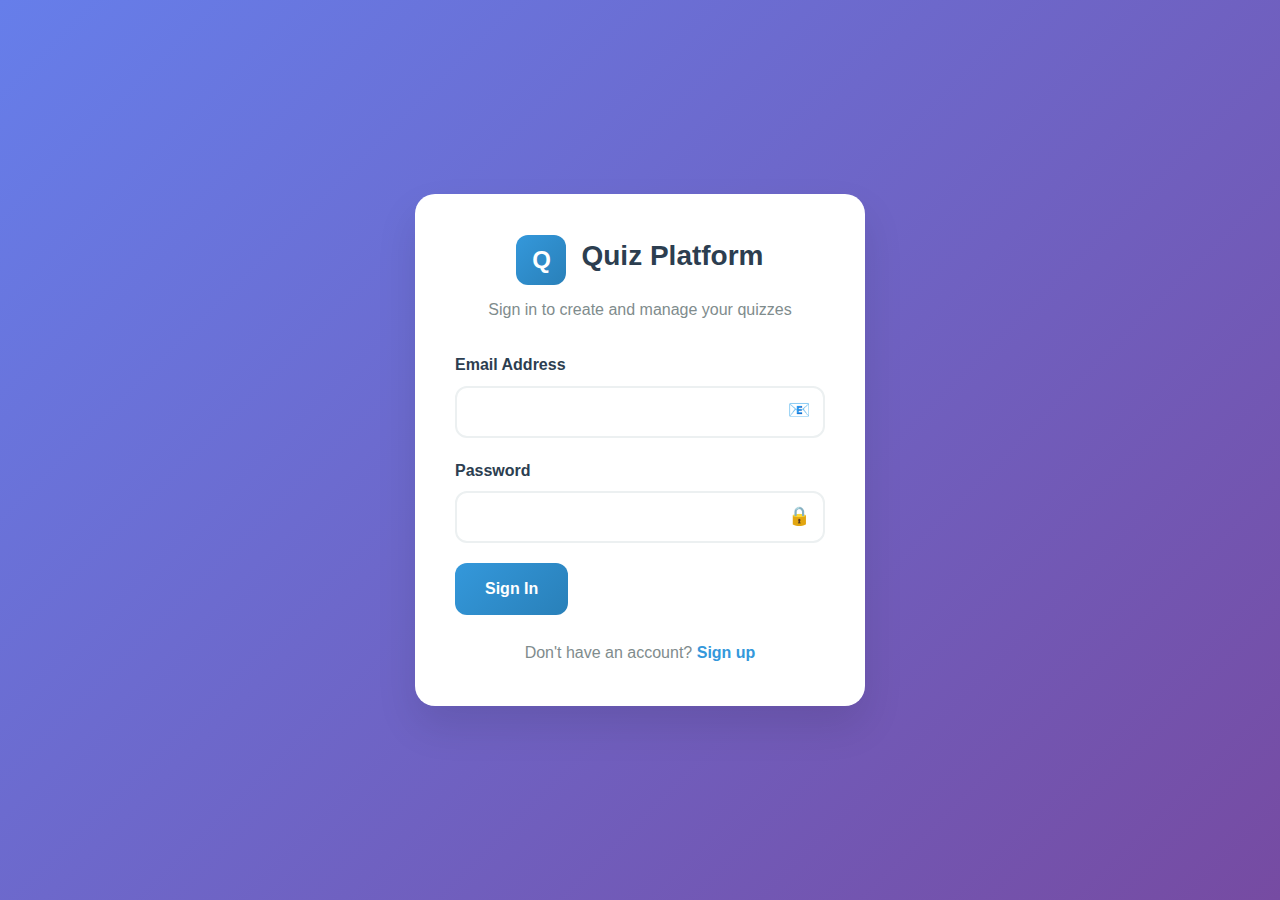
<file: index.html>
<!DOCTYPE html>
<html lang="en">
<head>
    <meta charset="UTF-8">
    <meta name="viewport" content="width=device-width, initial-scale=1.0">
    <title>Quiz Platform - Login</title>
    <link rel="stylesheet" href="styles.css">
</head>
<body>
    <div class="container">
        <div class="auth-card">
            <div class="auth-header">
                <div class="logo">
                    <div class="logo-icon">Q</div>
                    <h1>Quiz Platform</h1>
                </div>
                <p class="subtitle">Sign in to create and manage your quizzes</p>
            </div>

            <form id="loginForm" class="auth-form">
                <div class="form-group">
                    <label for="email">Email Address</label>
                    <input type="email" id="email" name="email" required>
                    <span class="input-icon">📧</span>
                </div>

                <div class="form-group">
                    <label for="password">Password</label>
                    <input type="password" id="password" name="password" required>
                    <span class="input-icon">🔒</span>
                </div>

                <div class="error-message" id="errorMessage"></div>

                <button type="submit" class="btn btn-primary" id="loginBtn">
                    <span class="btn-text">Sign In</span>
                    <div class="btn-loader"></div>
                </button>
            </form>

            <div class="auth-footer">
                <p>Don't have an account? <a href="register.html">Sign up</a></p>
            </div>
        </div>
    </div>

    <script src="script.js"></script>
    <script>
        // Initialize login page
        document.addEventListener('DOMContentLoaded', function() {
            // Check if user is already logged in
            const currentUser = localStorage.getItem('currentUser');
            if (currentUser) {
                window.location.href = 'dashboard.html';
                return;
            }

            // Check for quiz link in URL
            const urlParams = new URLSearchParams(window.location.search);
            const quizId = urlParams.get('quiz');
            if (quizId) {
                localStorage.setItem('pendingQuizId', quizId);
                window.location.href = `take-quiz.html?quiz=${quizId}`;
                return;
            }

            const loginForm = document.getElementById('loginForm');
            const errorMessage = document.getElementById('errorMessage');
            const loginBtn = document.getElementById('loginBtn');

            loginForm.addEventListener('submit', function(e) {
                e.preventDefault();
                
                const email = document.getElementById('email').value.trim();
                const password = document.getElementById('password').value.trim();

                // Show loading state
                showButtonLoading(loginBtn);
                hideError(errorMessage);

                setTimeout(() => {
                    try {
                        const user = loginUser(email, password);
                        localStorage.setItem('currentUser', JSON.stringify(user));
                        window.location.href = 'dashboard.html';
                    } catch (error) {
                        showError(errorMessage, error.message);
                        hideButtonLoading(loginBtn);
                    }
                }, 1000);
            });
        });
    </script>
</body>
</html>
</file>
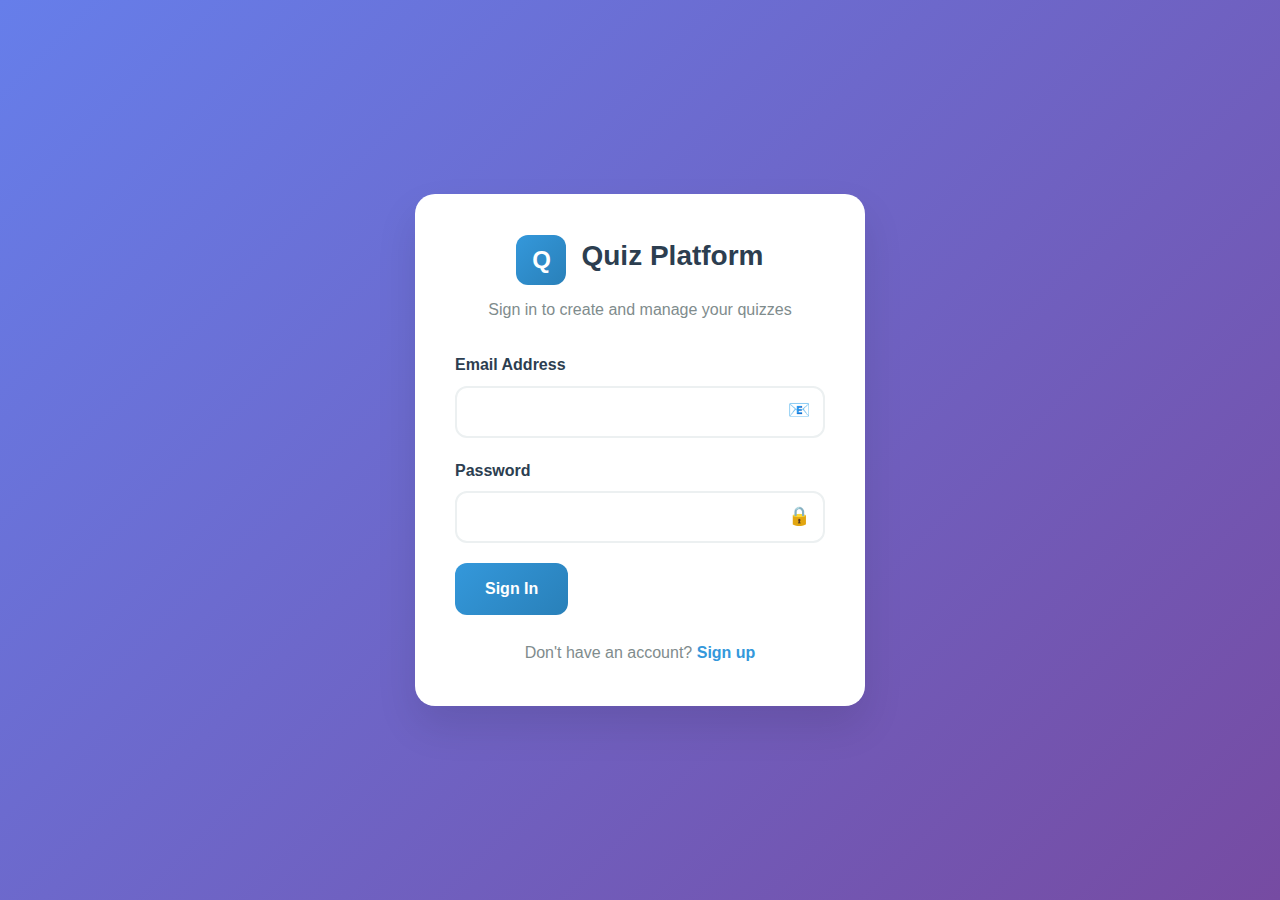
<file: create-quiz.html>
<!DOCTYPE html>
<html lang="en">
<head>
    <meta charset="UTF-8">
    <meta name="viewport" content="width=device-width, initial-scale=1.0">
    <title>Quiz Platform - Create Quiz</title>
    <link rel="stylesheet" href="styles.css">
</head>
<body>
    <div class="create-quiz-container">
        <header class="create-quiz-header">
            <div class="header-content">
                <button class="btn btn-outline" onclick="window.location.href='dashboard.html'">
                    ← Back to Dashboard
                </button>
                <h1>Create New Quiz</h1>
                <div></div>
            </div>
        </header>

        <main class="create-quiz-main">
            <div class="quiz-form-container">
                <form id="quizForm" class="quiz-form">
                    <div class="quiz-info-section">
                        <h2>Quiz Information</h2>
                        
                        <div class="form-group">
                            <label for="quizTitle">Quiz Title</label>
                            <input type="text" id="quizTitle" name="quizTitle" required 
                                   placeholder="Enter your quiz title">
                        </div>

                        <div class="form-group">
                            <label for="quizDescription">Quiz Description</label>
                            <textarea id="quizDescription" name="quizDescription" required 
                                      placeholder="Describe your quiz" rows="3"></textarea>
                        </div>
                    </div>

                    <div class="questions-section">
                        <div class="questions-header">
                            <h2>Questions</h2>
                            <button type="button" class="btn btn-success" id="addQuestionBtn">
                                ➕ Add Question
                            </button>
                        </div>
                        
                        <div id="questionsContainer">
                            <!-- Questions will be added here dynamically -->
                        </div>
                    </div>

                    <div class="form-actions">
                        <button type="button" class="btn btn-outline" onclick="window.location.href='dashboard.html'">
                            Cancel
                        </button>
                        <button type="submit" class="btn btn-primary" id="createQuizBtn">
                            <span class="btn-text">Create Quiz</span>
                            <div class="btn-loader"></div>
                        </button>
                    </div>
                </form>
            </div>
        </main>
    </div>

    <script src="script.js"></script>
    <script>
        let questionCount = 0;

        document.addEventListener('DOMContentLoaded', function() {
            // Check authentication
            const currentUser = checkAuth();
            if (!currentUser) return;

            // Add first question
            addQuestion();

            // Event listeners
            document.getElementById('addQuestionBtn').addEventListener('click', addQuestion);
            document.getElementById('quizForm').addEventListener('submit', handleQuizSubmit);
        });

        function addQuestion() {
            questionCount++;
            const questionsContainer = document.getElementById('questionsContainer');
            
            const questionDiv = document.createElement('div');
            questionDiv.className = 'question-item';
            questionDiv.setAttribute('data-question-id', questionCount);
            
            questionDiv.innerHTML = `
                <div class="question-header">
                    <h3>Question ${questionCount}</h3>
                    ${questionCount > 1 ? `
                        <button type="button" class="btn-icon delete-question" onclick="removeQuestion(${questionCount})">
                            🗑️
                        </button>
                    ` : ''}
                </div>
                
                <div class="form-group">
                    <label for="question${questionCount}">Question Text</label>
                    <input type="text" id="question${questionCount}" name="question${questionCount}" 
                           required placeholder="Enter your question">
                </div>
                
                <div class="options-section">
                    <label class="options-label">Answer Options (Select the correct one)</label>
                    <div class="options-container">
                        ${[0, 1, 2, 3].map(i => `
                            <div class="option-item">
                                <input type="radio" id="correct${questionCount}_${i}" 
                                       name="correct${questionCount}" value="${i}" ${i === 0 ? 'checked' : ''}>
                                <label for="correct${questionCount}_${i}" class="radio-label">
                                    <span class="radio-custom"></span>
                                    Correct Answer
                                </label>
                                <input type="text" id="option${questionCount}_${i}" 
                                       name="option${questionCount}_${i}" required 
                                       placeholder="Option ${i + 1}">
                            </div>
                        `).join('')}
                    </div>
                </div>
            `;
            
            questionsContainer.appendChild(questionDiv);
            
            // Scroll to the new question
            questionDiv.scrollIntoView({ behavior: 'smooth', block: 'center' });
        }

        function removeQuestion(questionId) {
            const questionElement = document.querySelector(`[data-question-id="${questionId}"]`);
            if (questionElement) {
                questionElement.remove();
                updateQuestionNumbers();
            }
        }

        function updateQuestionNumbers() {
            const questions = document.querySelectorAll('.question-item');
            questions.forEach((question, index) => {
                const newNumber = index + 1;
                question.setAttribute('data-question-id', newNumber);
                question.querySelector('h3').textContent = `Question ${newNumber}`;
            });
            questionCount = questions.length;
        }

        function handleQuizSubmit(e) {
            e.preventDefault();
            
            const createBtn = document.getElementById('createQuizBtn');
            showButtonLoading(createBtn);

            setTimeout(() => {
                try {
                    const currentUser = JSON.parse(localStorage.getItem('currentUser'));
                    const quizData = collectQuizData();
                    
                    // Validate quiz data
                    validateQuizData(quizData);
                    
                    // Create quiz
                    const quizId = createQuiz(quizData, currentUser.id);
                    
                    // Show success and redirect
                    showToast('Quiz created successfully!', 'success');
                    setTimeout(() => {
                        window.location.href = `view-results.html?quiz=${quizId}`;
                    }, 1000);
                    
                } catch (error) {
                    hideButtonLoading(createBtn);
                    showToast(error.message, 'error');
                }
            }, 1000);
        }

        function collectQuizData() {
            const title = document.getElementById('quizTitle').value.trim();
            const description = document.getElementById('quizDescription').value.trim();
            
            const questions = [];
            const questionElements = document.querySelectorAll('.question-item');
            
            questionElements.forEach((questionElement, index) => {
                const questionNumber = index + 1;
                const questionText = document.getElementById(`question${questionElement.getAttribute('data-question-id')}`).value.trim();
                
                const options = [];
                let correctAnswer = 0;
                
                for (let i = 0; i < 4; i++) {
                    const optionText = document.getElementById(`option${questionElement.getAttribute('data-question-id')}_${i}`).value.trim();
                    options.push(optionText);
                    
                    const radioButton = document.getElementById(`correct${questionElement.getAttribute('data-question-id')}_${i}`);
                    if (radioButton.checked) {
                        correctAnswer = i;
                    }
                }
                
                questions.push({
                    id: generateId(),
                    question: questionText,
                    options: options,
                    correctAnswer: correctAnswer
                });
            });
            
            return {
                title: title,
                description: description,
                questions: questions
            };
        }

        function validateQuizData(quizData) {
            if (!quizData.title) {
                throw new Error('Please enter a quiz title');
            }
            
            if (!quizData.description) {
                throw new Error('Please enter a quiz description');
            }
            
            if (quizData.questions.length === 0) {
                throw new Error('Please add at least one question');
            }
            
            quizData.questions.forEach((question, index) => {
                if (!question.question) {
                    throw new Error(`Please enter text for question ${index + 1}`);
                }
                
                const validOptions = question.options.filter(option => option);
                if (validOptions.length < 2) {
                    throw new Error(`Question ${index + 1} needs at least 2 answer options`);
                }
                
                if (!question.options[question.correctAnswer]) {
                    throw new Error(`Question ${index + 1} has an invalid correct answer selected`);
                }
            });
        }
    </script>
</body>
</html>
</file>
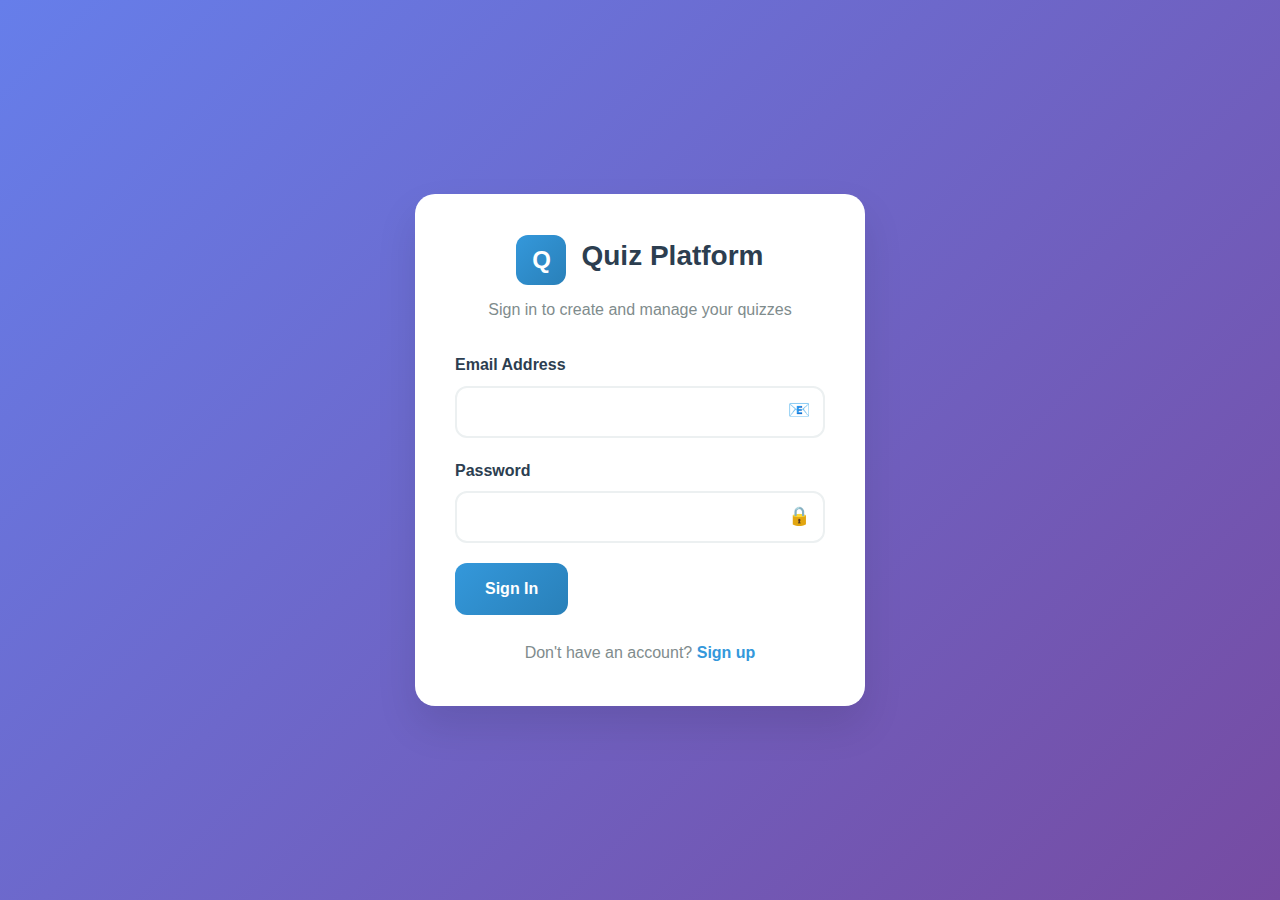
<file: dashboard.html>
<!DOCTYPE html>
<html lang="en">
<head>
    <meta charset="UTF-8">
    <meta name="viewport" content="width=device-width, initial-scale=1.0">
    <title>Quiz Platform - Dashboard</title>
    <link rel="stylesheet" href="styles.css">
</head>
<body>
    <div class="dashboard-container">
        <header class="dashboard-header">
            <div class="header-content">
                <div class="logo">
                    <div class="logo-icon">Q</div>
                    <h1>Quiz Platform</h1>
                </div>
                <div class="user-menu">
                    <span class="welcome-text">Welcome, <span id="userName"></span>!</span>
                    <button class="btn btn-outline" id="logoutBtn">Logout</button>
                </div>
            </div>
        </header>

        <main class="dashboard-main">
            <div class="dashboard-hero">
                <h2>Your Quiz Dashboard</h2>
                <p>Create, manage, and track your quizzes</p>
                <button class="btn btn-primary btn-large" id="createQuizBtn">
                    ➕ Create New Quiz
                </button>
            </div>

            <div class="stats-grid">
                <div class="stat-card">
                    <div class="stat-icon">📝</div>
                    <div class="stat-content">
                        <h3 id="totalQuizzes">0</h3>
                        <p>Total Quizzes</p>
                    </div>
                </div>
                <div class="stat-card">
                    <div class="stat-icon">👥</div>
                    <div class="stat-content">
                        <h3 id="totalParticipants">0</h3>
                        <p>Total Participants</p>
                    </div>
                </div>
                <div class="stat-card">
                    <div class="stat-icon">📊</div>
                    <div class="stat-content">
                        <h3 id="averageScore">0%</h3>
                        <p>Average Score</p>
                    </div>
                </div>
            </div>

            <div class="quiz-section">
                <h3>Your Quizzes</h3>
                <div class="quiz-grid" id="quizGrid">
                    <div class="empty-state" id="emptyState">
                        <div class="empty-icon">📋</div>
                        <h4>No quizzes yet</h4>
                        <p>Create your first quiz to get started!</p>
                        <button class="btn btn-primary" onclick="window.location.href='create-quiz.html'">
                            Create Quiz
                        </button>
                    </div>
                </div>
            </div>
        </main>
    </div>

    <script src="script.js"></script>
    <script>
        document.addEventListener('DOMContentLoaded', function() {
            // Check authentication
            const currentUser = checkAuth();
            if (!currentUser) return;

            // Set user name
            document.getElementById('userName').textContent = currentUser.username;

            // Load dashboard data
            loadDashboard(currentUser.id);

            // Event listeners
            document.getElementById('createQuizBtn').addEventListener('click', function() {
                window.location.href = 'create-quiz.html';
            });

            document.getElementById('logoutBtn').addEventListener('click', function() {
                localStorage.removeItem('currentUser');
                window.location.href = 'index.html';
            });
        });

        function loadDashboard(userId) {
            const quizzes = getUserQuizzes(userId);
            const quizGrid = document.getElementById('quizGrid');
            const emptyState = document.getElementById('emptyState');

            // Update stats
            updateDashboardStats(quizzes);

            if (quizzes.length === 0) {
                emptyState.style.display = 'block';
                return;
            }

            emptyState.style.display = 'none';
            
            // Render quizzes
            quizGrid.innerHTML = '';
            quizzes.forEach(quiz => {
                const quizCard = createQuizCard(quiz);
                quizGrid.appendChild(quizCard);
            });
        }

        function createQuizCard(quiz) {
            const results = getQuizResults(quiz.id);
            const participantCount = results.length;
            const averageScore = participantCount > 0 
                ? Math.round(results.reduce((sum, result) => sum + result.score, 0) / participantCount)
                : 0;

            const card = document.createElement('div');
            card.className = 'quiz-card';
            card.innerHTML = `
                <div class="quiz-card-header">
                    <h4>${escapeHtml(quiz.title)}</h4>
                    <div class="quiz-card-actions">
                        <button class="btn-icon" onclick="shareQuiz('${quiz.id}')" title="Share Quiz">
                            🔗
                        </button>
                        <button class="btn-icon" onclick="deleteQuiz('${quiz.id}')" title="Delete Quiz">
                            🗑️
                        </button>
                    </div>
                </div>
                <p class="quiz-description">${escapeHtml(quiz.description)}</p>
                <div class="quiz-stats">
                    <div class="quiz-stat">
                        <span class="stat-label">Questions:</span>
                        <span class="stat-value">${quiz.questions.length}</span>
                    </div>
                    <div class="quiz-stat">
                        <span class="stat-label">Participants:</span>
                        <span class="stat-value">${participantCount}</span>
                    </div>
                    ${participantCount > 0 ? `
                    <div class="quiz-stat">
                        <span class="stat-label">Avg Score:</span>
                        <span class="stat-value ${getScoreClass(averageScore)}">${averageScore}%</span>
                    </div>
                    ` : ''}
                </div>
                <div class="quiz-card-footer">
                    <small class="quiz-date">Created ${formatDate(quiz.createdAt)}</small>
                    <button class="btn btn-outline btn-small" onclick="viewResults('${quiz.id}')">
                        View Results
                    </button>
                </div>
            `;
            return card;
        }

        function updateDashboardStats(quizzes) {
            const totalQuizzes = quizzes.length;
            let totalParticipants = 0;
            let totalScores = 0;
            let scoreCount = 0;

            quizzes.forEach(quiz => {
                const results = getQuizResults(quiz.id);
                totalParticipants += results.length;
                results.forEach(result => {
                    totalScores += result.score;
                    scoreCount++;
                });
            });

            const averageScore = scoreCount > 0 ? Math.round(totalScores / scoreCount) : 0;

            document.getElementById('totalQuizzes').textContent = totalQuizzes;
            document.getElementById('totalParticipants').textContent = totalParticipants;
            document.getElementById('averageScore').textContent = averageScore + '%';
        }

        function shareQuiz(quizId) {
            const baseUrl = window.location.origin + window.location.pathname.replace('dashboard.html', '');
            const shareUrl = `${baseUrl}take-quiz.html?quiz=${quizId}`;
            
            if (navigator.clipboard) {
                navigator.clipboard.writeText(shareUrl).then(() => {
                    showToast('Quiz link copied to clipboard!', 'success');
                }).catch(() => {
                    showShareDialog(shareUrl);
                });
            } else {
                showShareDialog(shareUrl);
            }
        }

        function showShareDialog(url) {
            const dialog = document.createElement('div');
            dialog.className = 'share-dialog';
            dialog.innerHTML = `
                <div class="share-dialog-content">
                    <h4>Share Quiz</h4>
                    <p>Copy this link to share your quiz:</p>
                    <input type="text" value="${url}" readonly onclick="this.select()">
                    <div class="share-dialog-actions">
                        <button class="btn btn-primary" onclick="this.parentElement.parentElement.parentElement.remove()">
                            Close
                        </button>
                    </div>
                </div>
            `;
            document.body.appendChild(dialog);
        }

        function deleteQuiz(quizId) {
            if (confirm('Are you sure you want to delete this quiz? This action cannot be undone.')) {
                removeQuiz(quizId);
                const currentUser = JSON.parse(localStorage.getItem('currentUser'));
                loadDashboard(currentUser.id);
                showToast('Quiz deleted successfully', 'success');
            }
        }

        function viewResults(quizId) {
            window.location.href = `view-results.html?quiz=${quizId}`;
        }
    </script>
</body>
</html>
</file>
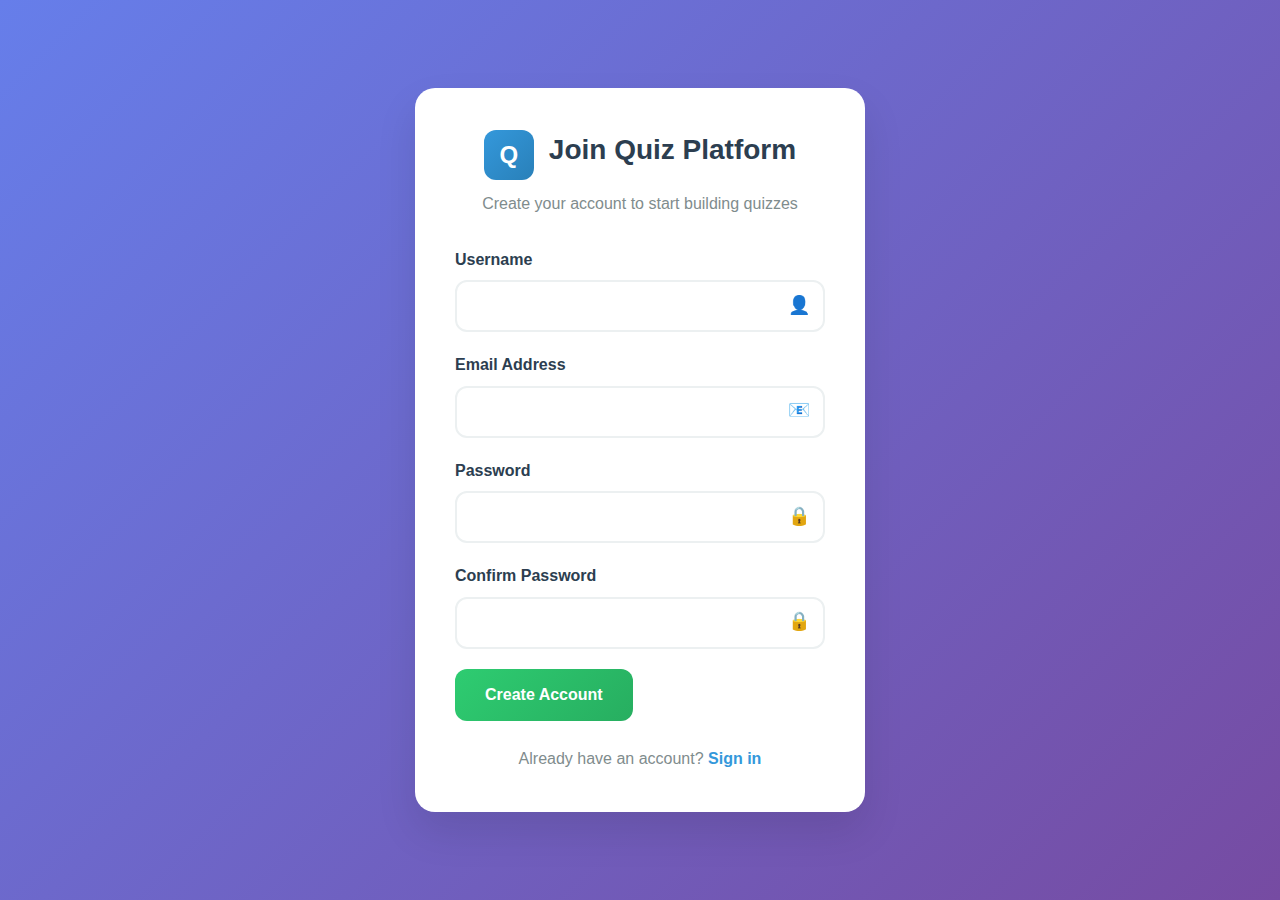
<file: register.html>
<!DOCTYPE html>
<html lang="en">
<head>
    <meta charset="UTF-8">
    <meta name="viewport" content="width=device-width, initial-scale=1.0">
    <title>Quiz Platform - Register</title>
    <link rel="stylesheet" href="styles.css">
</head>
<body>
    <div class="container">
        <div class="auth-card">
            <div class="auth-header">
                <div class="logo">
                    <div class="logo-icon">Q</div>
                    <h1>Join Quiz Platform</h1>
                </div>
                <p class="subtitle">Create your account to start building quizzes</p>
            </div>

            <form id="registerForm" class="auth-form">
                <div class="form-group">
                    <label for="username">Username</label>
                    <input type="text" id="username" name="username" required>
                    <span class="input-icon">👤</span>
                </div>

                <div class="form-group">
                    <label for="email">Email Address</label>
                    <input type="email" id="email" name="email" required>
                    <span class="input-icon">📧</span>
                </div>

                <div class="form-group">
                    <label for="password">Password</label>
                    <input type="password" id="password" name="password" required>
                    <span class="input-icon">🔒</span>
                </div>

                <div class="form-group">
                    <label for="confirmPassword">Confirm Password</label>
                    <input type="password" id="confirmPassword" name="confirmPassword" required>
                    <span class="input-icon">🔒</span>
                </div>

                <div class="error-message" id="errorMessage"></div>

                <button type="submit" class="btn btn-success" id="registerBtn">
                    <span class="btn-text">Create Account</span>
                    <div class="btn-loader"></div>
                </button>
            </form>

            <div class="auth-footer">
                <p>Already have an account? <a href="index.html">Sign in</a></p>
            </div>
        </div>
    </div>

    <script src="script.js"></script>
    <script>
        document.addEventListener('DOMContentLoaded', function() {
            const registerForm = document.getElementById('registerForm');
            const errorMessage = document.getElementById('errorMessage');
            const registerBtn = document.getElementById('registerBtn');

            registerForm.addEventListener('submit', function(e) {
                e.preventDefault();
                
                const username = document.getElementById('username').value.trim();
                const email = document.getElementById('email').value.trim();
                const password = document.getElementById('password').value.trim();
                const confirmPassword = document.getElementById('confirmPassword').value.trim();

                // Show loading state
                showButtonLoading(registerBtn);
                hideError(errorMessage);

                setTimeout(() => {
                    try {
                        // Validation
                        if (!username || !email || !password || !confirmPassword) {
                            throw new Error('Please fill in all fields');
                        }

                        if (!email.includes('@')) {
                            throw new Error('Please enter a valid email address');
                        }

                        if (password.length < 6) {
                            throw new Error('Password must be at least 6 characters long');
                        }

                        if (password !== confirmPassword) {
                            throw new Error('Passwords do not match');
                        }

                        const user = registerUser(username, email, password);
                        localStorage.setItem('currentUser', JSON.stringify(user));
                        window.location.href = 'dashboard.html';
                    } catch (error) {
                        showError(errorMessage, error.message);
                        hideButtonLoading(registerBtn);
                    }
                }, 1000);
            });
        });
    </script>
</body>
</html>
</file>
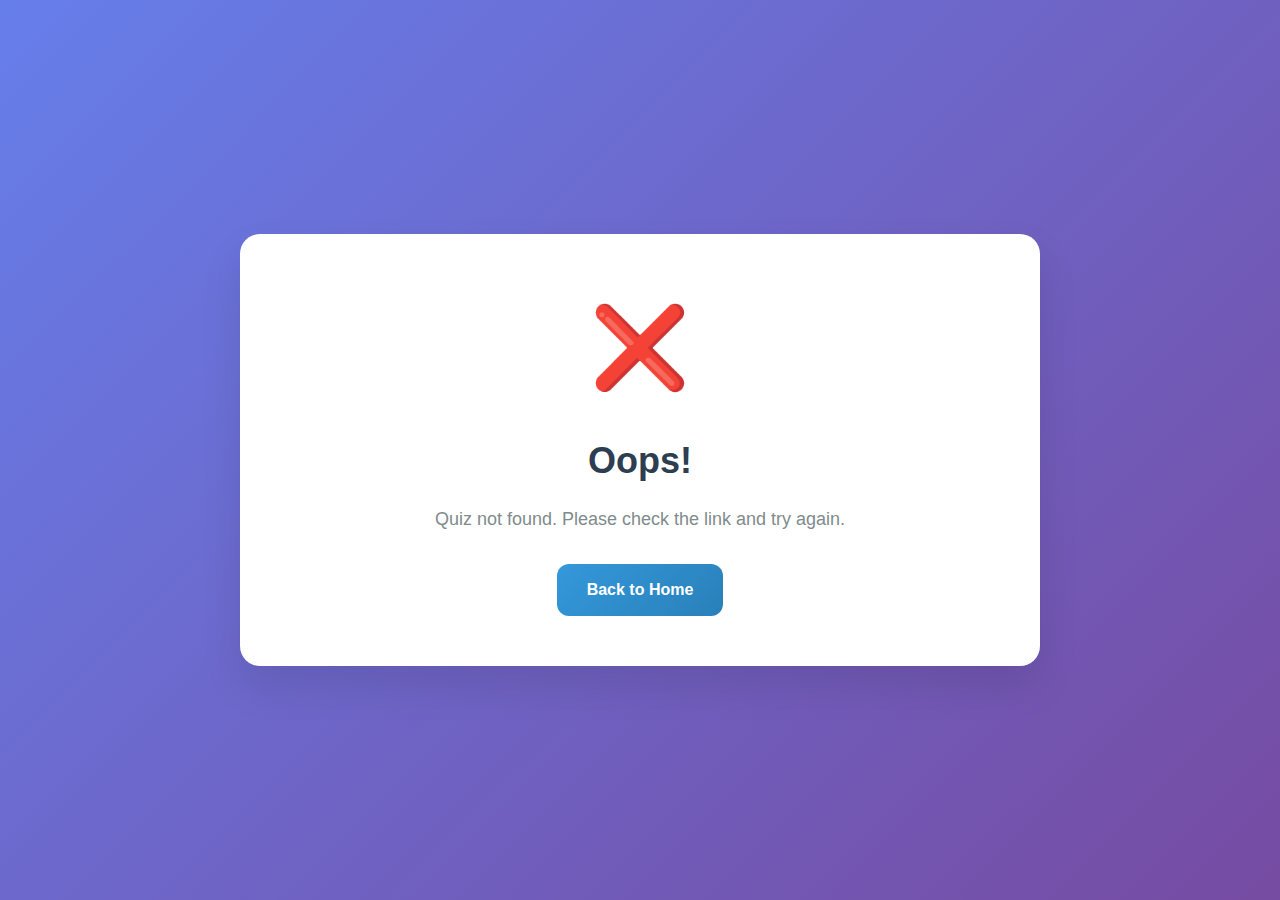
<file: take-quiz.html>
<!DOCTYPE html>
<html lang="en">
<head>
    <meta charset="UTF-8">
    <meta name="viewport" content="width=device-width, initial-scale=1.0">
    <title>Quiz Platform - Take Quiz</title>
    <link rel="stylesheet" href="styles.css">
</head>
<body>
    <div class="take-quiz-container">
        <div class="quiz-content" id="quizContent">
            <!-- Content will be loaded dynamically -->
        </div>
    </div>

    <script src="script.js"></script>
    <script>
        let currentQuiz = null;
        let currentQuestion = 0;
        let answers = [];
        let startTime = null;
        let participantName = '';

        document.addEventListener('DOMContentLoaded', function() {
            const urlParams = new URLSearchParams(window.location.search);
            const quizId = urlParams.get('quiz');
            
            if (!quizId) {
                showError('Quiz not found. Please check the link and try again.');
                return;
            }
            
            loadQuiz(quizId);
        });

        function loadQuiz(quizId) {
            currentQuiz = getQuiz(quizId);
            
            if (!currentQuiz) {
                showError('Quiz not found. The quiz may have been deleted or the link is incorrect.');
                return;
            }
            
            showQuizIntro();
        }

        function showQuizIntro() {
            const quizContent = document.getElementById('quizContent');
            quizContent.innerHTML = `
                <div class="quiz-intro">
                    <div class="quiz-intro-header">
                        <h1>${escapeHtml(currentQuiz.title)}</h1>
                        <p class="quiz-description">${escapeHtml(currentQuiz.description)}</p>
                    </div>
                    
                    <div class="quiz-info">
                        <div class="info-item">
                            <span class="info-icon">📝</span>
                            <span class="info-text">${currentQuiz.questions.length} Questions</span>
                        </div>
                        <div class="info-item">
                            <span class="info-icon">⏱️</span>
                            <span class="info-text">No time limit</span>
                        </div>
                        <div class="info-item">
                            <span class="info-icon">📊</span>
                            <span class="info-text">Multiple choice</span>
                        </div>
                    </div>
                    
                    <div class="participant-form">
                        <div class="form-group">
                            <label for="participantName">Your Name</label>
                            <input type="text" id="participantName" name="participantName" 
                                   required placeholder="Enter your name to start">
                        </div>
                        <button class="btn btn-primary btn-large" id="startQuizBtn">
                            Start Quiz
                        </button>
                    </div>
                </div>
            `;
            
            document.getElementById('startQuizBtn').addEventListener('click', startQuiz);
        }

        function startQuiz() {
            participantName = document.getElementById('participantName').value.trim();
            
            if (!participantName) {
                showToast('Please enter your name before starting the quiz', 'error');
                return;
            }
            
            startTime = new Date();
            answers = new Array(currentQuiz.questions.length);
            showQuestion();
        }

        function showQuestion() {
            const question = currentQuiz.questions[currentQuestion];
            const progress = ((currentQuestion + 1) / currentQuiz.questions.length) * 100;
            
            const quizContent = document.getElementById('quizContent');
            quizContent.innerHTML = `
                <div class="quiz-taking">
                    <div class="quiz-header">
                        <div class="quiz-progress">
                            <div class="progress-bar">
                                <div class="progress-fill" style="width: ${progress}%"></div>
                            </div>
                            <span class="progress-text">Question ${currentQuestion + 1} of ${currentQuiz.questions.length}</span>
                        </div>
                    </div>
                    
                    <div class="question-container">
                        <h2 class="question-text">${escapeHtml(question.question)}</h2>
                        
                        <div class="options-container">
                            ${question.options.map((option, index) => `
                                <div class="option-item ${answers[currentQuestion] === index ? 'selected' : ''}" 
                                     onclick="selectAnswer(${index})">
                                    <input type="radio" id="option${index}" name="answer" value="${index}" 
                                           ${answers[currentQuestion] === index ? 'checked' : ''}>
                                    <label for="option${index}">${escapeHtml(option)}</label>
                                </div>
                            `).join('')}
                        </div>
                        
                        <div class="question-actions">
                            <button class="btn btn-outline" id="prevBtn" 
                                    ${currentQuestion === 0 ? 'disabled' : ''} onclick="previousQuestion()">
                                ← Previous
                            </button>
                            
                            <button class="btn btn-primary" id="nextBtn" onclick="nextQuestion()">
                                ${currentQuestion === currentQuiz.questions.length - 1 ? 'Finish Quiz' : 'Next →'}
                            </button>
                        </div>
                    </div>
                </div>
            `;
        }

        function selectAnswer(answerIndex) {
            answers[currentQuestion] = answerIndex;
            
            // Update UI
            const options = document.querySelectorAll('.option-item');
            options.forEach((option, index) => {
                option.classList.toggle('selected', index === answerIndex);
                const radio = option.querySelector('input[type="radio"]');
                radio.checked = index === answerIndex;
            });
        }

        function previousQuestion() {
            if (currentQuestion > 0) {
                currentQuestion--;
                showQuestion();
            }
        }

        function nextQuestion() {
            if (currentQuestion < currentQuiz.questions.length - 1) {
                currentQuestion++;
                showQuestion();
            } else {
                finishQuiz();
            }
        }

        function finishQuiz() {
            // Calculate score
            let correctAnswers = 0;
            answers.forEach((answer, index) => {
                if (answer === currentQuiz.questions[index].correctAnswer) {
                    correctAnswers++;
                }
            });
            
            const score = Math.round((correctAnswers / currentQuiz.questions.length) * 100);
            
            // Save result
            const result = {
                id: generateId(),
                quizId: currentQuiz.id,
                participantName: participantName,
                score: score,
                correctAnswers: correctAnswers,
                totalQuestions: currentQuiz.questions.length,
                answers: answers,
                completedAt: new Date().toISOString()
            };
            
            saveQuizResult(result);
            showResults(result);
        }

        function showResults(result) {
            const quizContent = document.getElementById('quizContent');
            const scoreClass = result.score >= 80 ? 'excellent' : result.score >= 60 ? 'good' : 'needs-improvement';
            
            quizContent.innerHTML = `
                <div class="quiz-results">
                    <div class="results-header">
                        <div class="results-icon ${scoreClass}">
                            ${result.score >= 80 ? '🎉' : result.score >= 60 ? '👍' : '📚'}
                        </div>
                        <h1>Quiz Completed!</h1>
                        <p>Great job, ${escapeHtml(participantName)}!</p>
                    </div>
                    
                    <div class="score-display">
                        <div class="score-circle ${scoreClass}">
                            <span class="score-percentage">${result.score}%</span>
                        </div>
                        <div class="score-details">
                            <p>You got <strong>${result.correctAnswers} out of ${result.totalQuestions}</strong> questions correct</p>
                        </div>
                    </div>
                    
                    <div class="results-breakdown">
                        <h3>Question Review</h3>
                        <div class="questions-review">
                            ${currentQuiz.questions.map((question, index) => {
                                const userAnswer = result.answers[index];
                                const correctAnswer = question.correctAnswer;
                                const isCorrect = userAnswer === correctAnswer;
                                
                                return `
                                    <div class="review-item ${isCorrect ? 'correct' : 'incorrect'}">
                                        <div class="review-header">
                                            <span class="review-icon">${isCorrect ? '✅' : '❌'}</span>
                                            <span class="question-number">Question ${index + 1}</span>
                                        </div>
                                        <p class="review-question">${escapeHtml(question.question)}</p>
                                        <div class="review-answers">
                                            <p class="your-answer">
                                                <strong>Your answer:</strong> ${escapeHtml(question.options[userAnswer] || 'Not answered')}
                                            </p>
                                            ${!isCorrect ? `
                                                <p class="correct-answer">
                                                    <strong>Correct answer:</strong> ${escapeHtml(question.options[correctAnswer])}
                                                </p>
                                            ` : ''}
                                        </div>
                                    </div>
                                `;
                            }).join('')}
                        </div>
                    </div>
                    
                    <div class="results-actions">
                        <button class="btn btn-outline" onclick="window.location.href='index.html'">
                            Back to Home
                        </button>
                    </div>
                </div>
            `;
        }

        function showError(message) {
            const quizContent = document.getElementById('quizContent');
            quizContent.innerHTML = `
                <div class="error-state">
                    <div class="error-icon">❌</div>
                    <h1>Oops!</h1>
                    <p>${escapeHtml(message)}</p>
                    <button class="btn btn-primary" onclick="window.location.href='index.html'">
                        Back to Home
                    </button>
                </div>
            `;
        }
    </script>
</body>
</html>
</file>
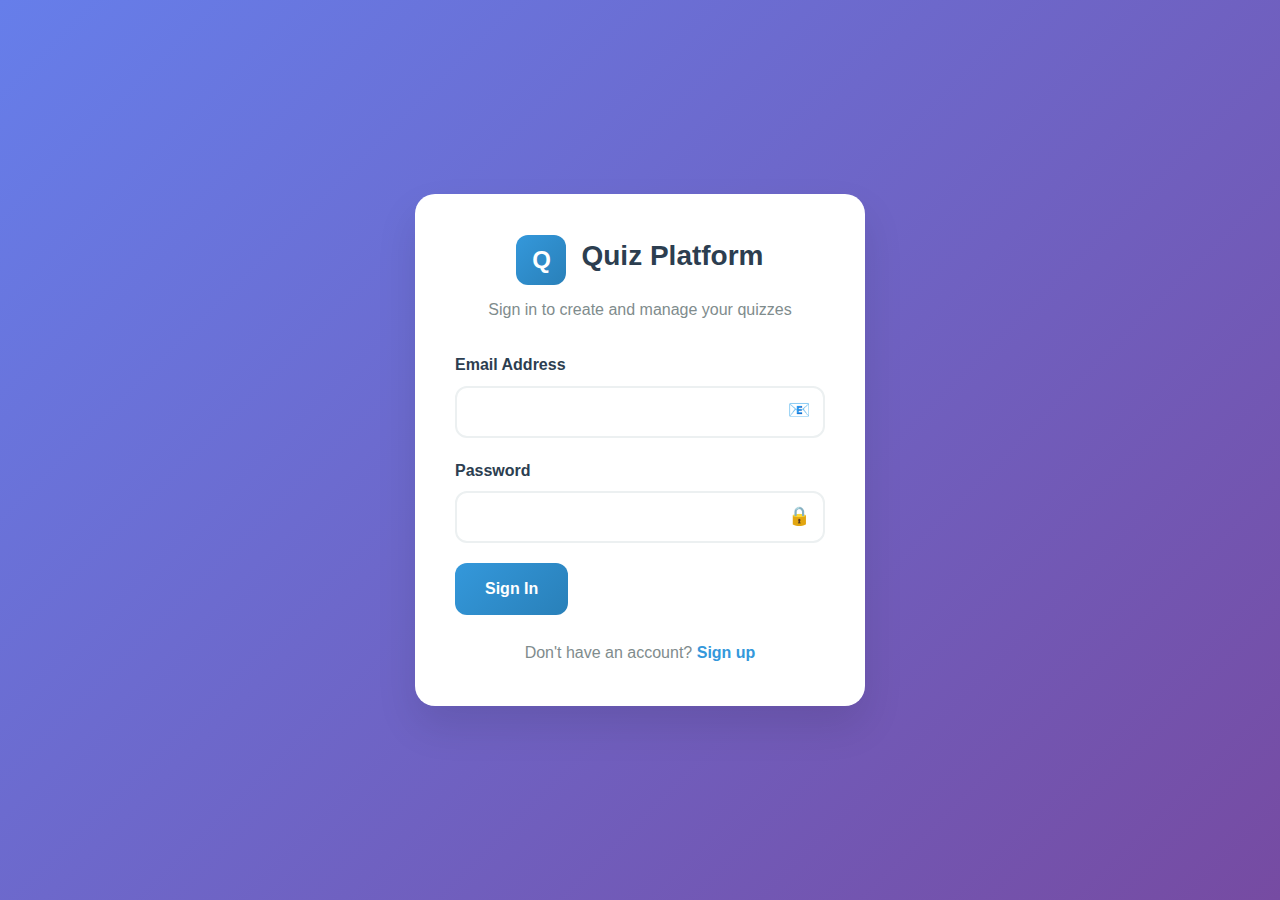
<file: view-results.html>
<!DOCTYPE html>
<html lang="en">
<head>
    <meta charset="UTF-8">
    <meta name="viewport" content="width=device-width, initial-scale=1.0">
    <title>Quiz Platform - Results</title>
    <link rel="stylesheet" href="styles.css">
</head>
<body>
    <div class="results-container">
        <header class="results-header">
            <div class="header-content">
                <button class="btn btn-outline" onclick="window.location.href='dashboard.html'">
                    ← Back to Dashboard
                </button>
                <h1 id="quizTitle">Quiz Results</h1>
                <div></div>
            </div>
        </header>

        <main class="results-main">
            <div class="results-overview">
                <div class="overview-stats">
                    <div class="stat-card">
                        <div class="stat-icon">👥</div>
                        <div class="stat-content">
                            <h3 id="participantCount">0</h3>
                            <p>Participants</p>
                        </div>
                    </div>
                    <div class="stat-card">
                        <div class="stat-icon">📊</div>
                        <div class="stat-content">
                            <h3 id="averageScore">0%</h3>
                            <p>Average Score</p>
                        </div>
                    </div>
                    <div class="stat-card">
                        <div class="stat-icon">🏆</div>
                        <div class="stat-content">
                            <h3 id="highestScore">0%</h3>
                            <p>Highest Score</p>
                        </div>
                    </div>
                    <div class="stat-card">
                        <div class="stat-icon">📝</div>
                        <div class="stat-content">
                            <h3 id="questionCount">0</h3>
                            <p>Questions</p>
                        </div>
                    </div>
                </div>

                <div class="share-section">
                    <h3>Share Quiz</h3>
                    <p>Send this link to participants</p>
                    <div class="share-controls">
                        <input type="text" id="shareUrl" readonly onclick="this.select()">
                        <button class="btn btn-primary" id="copyLinkBtn">
                            📋 Copy Link
                        </button>
                    </div>
                </div>
            </div>

            <div class="results-section">
                <div class="results-controls">
                    <h2>Participant Results</h2>
                    <div class="controls-group">
                        <select id="sortBy" class="form-select">
                            <option value="date">Sort by Date</option>
                            <option value="score">Sort by Score</option>
                            <option value="name">Sort by Name</option>
                        </select>
                        <input type="text" id="searchParticipant" placeholder="Search participants..." class="form-input">
                    </div>
                </div>

                <div class="results-table-container">
                    <div class="results-empty" id="resultsEmpty">
                        <div class="empty-icon">⏰</div>
                        <h3>No participants yet</h3>
                        <p>Share your quiz link to get started!</p>
                    </div>
                    
                    <table class="results-table" id="resultsTable" style="display: none;">
                        <thead>
                            <tr>
                                <th>Participant</th>
                                <th>Score</th>
                                <th>Correct Answers</th>
                                <th>Completed</th>
                            </tr>
                        </thead>
                        <tbody id="resultsTableBody">
                        </tbody>
                    </table>
                </div>
            </div>
        </main>
    </div>

    <script src="script.js"></script>
    <script>
        let currentQuiz = null;
        let allResults = [];
        let filteredResults = [];

        document.addEventListener('DOMContentLoaded', function() {
            // Check authentication
            const currentUser = checkAuth();
            if (!currentUser) return;

            // Get quiz ID from URL
            const urlParams = new URLSearchParams(window.location.search);
            const quizId = urlParams.get('quiz');
            
            if (!quizId) {
                showToast('Quiz not found', 'error');
                window.location.href = 'dashboard.html';
                return;
            }

            loadQuizResults(quizId);
            setupEventListeners();
        });

        function loadQuizResults(quizId) {
            currentQuiz = getQuiz(quizId);
            
            if (!currentQuiz) {
                showToast('Quiz not found', 'error');
                window.location.href = 'dashboard.html';
                return;
            }

            // Set quiz title
            document.getElementById('quizTitle').textContent = currentQuiz.title;
            document.getElementById('questionCount').textContent = currentQuiz.questions.length;

            // Set share URL
            const baseUrl = window.location.origin + window.location.pathname.replace('view-results.html', '');
            const shareUrl = `${baseUrl}take-quiz.html?quiz=${quizId}`;
            document.getElementById('shareUrl').value = shareUrl;

            // Load results
            allResults = getQuizResults(quizId);
            updateResultsDisplay();
        }

        function setupEventListeners() {
            document.getElementById('copyLinkBtn').addEventListener('click', copyShareLink);
            document.getElementById('sortBy').addEventListener('change', handleSort);
            document.getElementById('searchParticipant').addEventListener('input', handleSearch);
        }

        function updateResultsDisplay() {
            filteredResults = [...allResults];
            updateStats();
            displayResults();
        }

        function updateStats() {
            const participantCount = allResults.length;
            const averageScore = participantCount > 0 
                ? Math.round(allResults.reduce((sum, result) => sum + result.score, 0) / participantCount)
                : 0;
            const highestScore = participantCount > 0 
                ? Math.max(...allResults.map(result => result.score))
                : 0;

            document.getElementById('participantCount').textContent = participantCount;
            document.getElementById('averageScore').textContent = averageScore + '%';
            document.getElementById('highestScore').textContent = highestScore + '%';
        }

        function displayResults() {
            const resultsEmpty = document.getElementById('resultsEmpty');
            const resultsTable = document.getElementById('resultsTable');
            const resultsTableBody = document.getElementById('resultsTableBody');

            if (filteredResults.length === 0) {
                resultsEmpty.style.display = 'flex';
                resultsTable.style.display = 'none';
                return;
            }

            resultsEmpty.style.display = 'none';
            resultsTable.style.display = 'table';

            // Clear existing rows
            resultsTableBody.innerHTML = '';

            // Add result rows
            filteredResults.forEach(result => {
                const row = document.createElement('tr');
                const scoreClass = result.score >= 80 ? 'score-excellent' : result.score >= 60 ? 'score-good' : 'score-poor';
                
                row.innerHTML = `
                    <td>
                        <div class="participant-info">
                            <div class="participant-avatar">${result.participantName.charAt(0).toUpperCase()}</div>
                            <span class="participant-name">${escapeHtml(result.participantName)}</span>
                        </div>
                    </td>
                    <td>
                        <span class="score-badge ${scoreClass}">
                            ${result.score}%
                        </span>
                    </td>
                    <td>
                        <span class="correct-answers">
                            ${result.correctAnswers}/${result.totalQuestions}
                        </span>
                    </td>
                    <td>
                        <span class="completion-date">
                            ${formatDateTime(result.completedAt)}
                        </span>
                    </td>
                `;
                
                resultsTableBody.appendChild(row);
            });
        }

        function handleSort() {
            const sortBy = document.getElementById('sortBy').value;
            
            filteredResults.sort((a, b) => {
                switch (sortBy) {
                    case 'score':
                        return b.score - a.score;
                    case 'name':
                        return a.participantName.localeCompare(b.participantName);
                    case 'date':
                    default:
                        return new Date(b.completedAt).getTime() - new Date(a.completedAt).getTime();
                }
            });
            
            displayResults();
        }

        function handleSearch() {
            const searchTerm = document.getElementById('searchParticipant').value.toLowerCase();
            
            if (searchTerm === '') {
                filteredResults = [...allResults];
            } else {
                filteredResults = allResults.filter(result => 
                    result.participantName.toLowerCase().includes(searchTerm)
                );
            }
            
            handleSort(); // Apply current sort to filtered results
        }

        function copyShareLink() {
            const shareUrl = document.getElementById('shareUrl');
            shareUrl.select();
            
            if (navigator.clipboard) {
                navigator.clipboard.writeText(shareUrl.value).then(() => {
                    showToast('Quiz link copied to clipboard!', 'success');
                }).catch(() => {
                    showToast('Please copy the link manually', 'info');
                });
            } else {
                showToast('Please copy the link manually', 'info');
            }
        }

        function formatDateTime(dateString) {
            const date = new Date(dateString);
            return date.toLocaleDateString() + ' ' + date.toLocaleTimeString([], {hour: '2-digit', minute:'2-digit'});
        }
    </script>
</body>
</html>
</file>
<file: styles.css>
/* Reset and base styles */
* {
    margin: 0;
    padding: 0;
    box-sizing: border-box;
}

body {
    font-family: 'Segoe UI', Tahoma, Geneva, Verdana, sans-serif;
    line-height: 1.6;
    color: #333;
    background: linear-gradient(135deg, #667eea 0%, #764ba2 100%);
    min-height: 100vh;
}

/* Utility classes */
.container {
    max-width: 1200px;
    margin: 0 auto;
    padding: 20px;
    min-height: 100vh;
    display: flex;
    align-items: center;
    justify-content: center;
}

/* Authentication pages */
.auth-card {
    background: white;
    border-radius: 20px;
    box-shadow: 0 20px 40px rgba(0, 0, 0, 0.1);
    padding: 40px;
    width: 100%;
    max-width: 450px;
    animation: slideUp 0.6s ease-out;
}

@keyframes slideUp {
    from {
        opacity: 0;
        transform: translateY(30px);
    }
    to {
        opacity: 1;
        transform: translateY(0);
    }
}

.logo {
    display: flex;
    align-items: center;
    justify-content: center;
    margin-bottom: 10px;
}

.logo-icon {
    width: 50px;
    height: 50px;
    background: linear-gradient(135deg, #3498db, #2980b9);
    border-radius: 12px;
    display: flex;
    align-items: center;
    justify-content: center;
    color: white;
    font-size: 24px;
    font-weight: bold;
    margin-right: 15px;
}

.auth-header h1 {
    font-size: 28px;
    margin-bottom: 8px;
    color: #2c3e50;
    text-align: center;
}

.subtitle {
    text-align: center;
    color: #7f8c8d;
    margin-bottom: 30px;
}

.auth-form {
    margin-bottom: 25px;
}

.form-group {
    margin-bottom: 20px;
    position: relative;
}

.form-group label {
    display: block;
    margin-bottom: 8px;
    font-weight: 600;
    color: #2c3e50;
}

.form-group input,
.form-group textarea,
.form-select,
.form-input {
    width: 100%;
    padding: 15px 45px 15px 15px;
    border: 2px solid #ecf0f1;
    border-radius: 12px;
    font-size: 16px;
    transition: all 0.3s ease;
    background: #fff;
}

.form-group input:focus,
.form-group textarea:focus,
.form-select:focus,
.form-input:focus {
    outline: none;
    border-color: #3498db;
    box-shadow: 0 0 0 3px rgba(52, 152, 219, 0.1);
}

.input-icon {
    position: absolute;
    right: 15px;
    top: 50%;
    transform: translateY(-50%);
    font-size: 18px;
    color: #95a5a6;
    pointer-events: none;
}

.form-group:has(label) .input-icon {
    top: calc(50% + 15px);
}

/* Buttons */
.btn {
    display: inline-flex;
    align-items: center;
    justify-content: center;
    padding: 15px 30px;
    border: none;
    border-radius: 12px;
    font-size: 16px;
    font-weight: 600;
    text-decoration: none;
    cursor: pointer;
    transition: all 0.3s ease;
    position: relative;
    overflow: hidden;
    min-height: 52px;
}

.btn-primary {
    background: linear-gradient(135deg, #3498db, #2980b9);
    color: white;
}

.btn-primary:hover {
    background: linear-gradient(135deg, #2980b9, #1f618d);
    transform: translateY(-2px);
    box-shadow: 0 8px 20px rgba(52, 152, 219, 0.3);
}

.btn-success {
    background: linear-gradient(135deg, #2ecc71, #27ae60);
    color: white;
}

.btn-success:hover {
    background: linear-gradient(135deg, #27ae60, #1e8449);
    transform: translateY(-2px);
    box-shadow: 0 8px 20px rgba(46, 204, 113, 0.3);
}

.btn-outline {
    background: transparent;
    color: #3498db;
    border: 2px solid #3498db;
}

.btn-outline:hover {
    background: #3498db;
    color: white;
    transform: translateY(-2px);
}

.btn-large {
    padding: 20px 40px;
    font-size: 18px;
    border-radius: 15px;
}

.btn-small {
    padding: 8px 16px;
    font-size: 14px;
    border-radius: 8px;
    min-height: auto;
}

.btn:disabled {
    opacity: 0.6;
    cursor: not-allowed;
    transform: none !important;
}

.btn-text {
    transition: opacity 0.3s ease;
}

.btn-loader {
    position: absolute;
    width: 20px;
    height: 20px;
    border: 2px solid transparent;
    border-top: 2px solid currentColor;
    border-radius: 50%;
    animation: spin 1s linear infinite;
    opacity: 0;
}

.btn.loading .btn-text {
    opacity: 0;
}

.btn.loading .btn-loader {
    opacity: 1;
}

@keyframes spin {
    to {
        transform: rotate(360deg);
    }
}

.btn-icon {
    background: none;
    border: none;
    font-size: 18px;
    cursor: pointer;
    padding: 8px;
    border-radius: 8px;
    transition: all 0.2s ease;
}

.btn-icon:hover {
    background: rgba(0, 0, 0, 0.05);
}

/* Error/Success messages */
.error-message {
    background: #fee;
    color: #c53030;
    padding: 12px 16px;
    border-radius: 8px;
    margin-bottom: 20px;
    border-left: 4px solid #e53e3e;
    display: none;
}

.error-message.show {
    display: block;
    animation: slideDown 0.3s ease-out;
}

@keyframes slideDown {
    from {
        opacity: 0;
        transform: translateY(-10px);
    }
    to {
        opacity: 1;
        transform: translateY(0);
    }
}

.auth-footer {
    text-align: center;
    color: #7f8c8d;
}

.auth-footer a {
    color: #3498db;
    text-decoration: none;
    font-weight: 600;
}

.auth-footer a:hover {
    text-decoration: underline;
}

/* Dashboard styles */
.dashboard-container {
    min-height: 100vh;
    background: linear-gradient(135deg, #f5f7fa 0%, #c3cfe2 100%);
}

.dashboard-header {
    background: white;
    box-shadow: 0 2px 10px rgba(0, 0, 0, 0.1);
    padding: 20px 0;
}

.header-content {
    max-width: 1200px;
    margin: 0 auto;
    padding: 0 20px;
    display: flex;
    align-items: center;
    justify-content: space-between;
}

.user-menu {
    display: flex;
    align-items: center;
    gap: 20px;
}

.welcome-text {
    color: #2c3e50;
    font-weight: 500;
}

.dashboard-main {
    max-width: 1200px;
    margin: 0 auto;
    padding: 40px 20px;
}

.dashboard-hero {
    text-align: center;
    margin-bottom: 50px;
}

.dashboard-hero h2 {
    font-size: 36px;
    color: #2c3e50;
    margin-bottom: 15px;
}

.dashboard-hero p {
    color: #7f8c8d;
    font-size: 18px;
    margin-bottom: 30px;
}

.stats-grid {
    display: grid;
    grid-template-columns: repeat(auto-fit, minmax(250px, 1fr));
    gap: 25px;
    margin-bottom: 50px;
}

.stat-card {
    background: white;
    padding: 30px;
    border-radius: 15px;
    box-shadow: 0 5px 15px rgba(0, 0, 0, 0.08);
    display: flex;
    align-items: center;
    transition: transform 0.3s ease;
}

.stat-card:hover {
    transform: translateY(-5px);
}

.stat-icon {
    font-size: 40px;
    margin-right: 20px;
}

.stat-content h3 {
    font-size: 28px;
    color: #2c3e50;
    margin-bottom: 5px;
}

.stat-content p {
    color: #7f8c8d;
    font-size: 14px;
}

.quiz-section {
    background: white;
    padding: 40px;
    border-radius: 20px;
    box-shadow: 0 10px 30px rgba(0, 0, 0, 0.1);
}

.quiz-section h3 {
    font-size: 24px;
    color: #2c3e50;
    margin-bottom: 30px;
}

.quiz-grid {
    display: grid;
    grid-template-columns: repeat(auto-fill, minmax(350px, 1fr));
    gap: 25px;
}

.empty-state {
    grid-column: 1 / -1;
    text-align: center;
    padding: 60px 20px;
    color: #7f8c8d;
}

.empty-icon {
    font-size: 60px;
    margin-bottom: 20px;
}

.empty-state h4 {
    font-size: 24px;
    margin-bottom: 10px;
    color: #2c3e50;
}

.quiz-card {
    background: white;
    border: 2px solid #ecf0f1;
    border-radius: 15px;
    padding: 25px;
    transition: all 0.3s ease;
}

.quiz-card:hover {
    border-color: #3498db;
    transform: translateY(-5px);
    box-shadow: 0 10px 30px rgba(52, 152, 219, 0.1);
}

.quiz-card-header {
    display: flex;
    align-items: flex-start;
    justify-content: space-between;
    margin-bottom: 15px;
}

.quiz-card-header h4 {
    font-size: 18px;
    color: #2c3e50;
    flex: 1;
    margin-right: 10px;
}

.quiz-card-actions {
    display: flex;
    gap: 5px;
}

.quiz-description {
    color: #7f8c8d;
    margin-bottom: 20px;
    line-height: 1.5;
}

.quiz-stats {
    display: flex;
    justify-content: space-between;
    margin-bottom: 20px;
    padding: 15px;
    background: #f8f9fa;
    border-radius: 10px;
}

.quiz-stat {
    text-align: center;
}

.stat-label {
    display: block;
    font-size: 12px;
    color: #7f8c8d;
    margin-bottom: 5px;
}

.stat-value {
    font-weight: 600;
    color: #2c3e50;
}

.stat-value.score-excellent {
    color: #27ae60;
}

.stat-value.score-good {
    color: #f39c12;
}

.stat-value.score-poor {
    color: #e74c3c;
}

.quiz-card-footer {
    display: flex;
    align-items: center;
    justify-content: space-between;
    margin-top: 20px;
    padding-top: 20px;
    border-top: 1px solid #ecf0f1;
}

.quiz-date {
    color: #95a5a6;
}

/* Create Quiz Styles */
.create-quiz-container {
    min-height: 100vh;
    background: linear-gradient(135deg, #f5f7fa 0%, #c3cfe2 100%);
}

.create-quiz-header {
    background: white;
    box-shadow: 0 2px 10px rgba(0, 0, 0, 0.1);
    padding: 20px 0;
}

.create-quiz-main {
    max-width: 800px;
    margin: 0 auto;
    padding: 40px 20px;
}

.quiz-form-container {
    background: white;
    border-radius: 20px;
    box-shadow: 0 10px 30px rgba(0, 0, 0, 0.1);
    overflow: hidden;
}

.quiz-form {
    padding: 40px;
}

.quiz-info-section {
    margin-bottom: 50px;
}

.quiz-info-section h2 {
    font-size: 24px;
    color: #2c3e50;
    margin-bottom: 30px;
    padding-bottom: 15px;
    border-bottom: 2px solid #ecf0f1;
}

.questions-section {
    margin-bottom: 40px;
}

.questions-header {
    display: flex;
    align-items: center;
    justify-content: space-between;
    margin-bottom: 30px;
    padding-bottom: 15px;
    border-bottom: 2px solid #ecf0f1;
}

.questions-header h2 {
    font-size: 24px;
    color: #2c3e50;
    margin: 0;
}

.question-item {
    background: #f8f9fa;
    border-radius: 15px;
    padding: 30px;
    margin-bottom: 30px;
    border: 2px solid #ecf0f1;
    transition: all 0.3s ease;
}

.question-item:hover {
    border-color: #3498db;
}

.question-header {
    display: flex;
    align-items: center;
    justify-content: space-between;
    margin-bottom: 20px;
}

.question-header h3 {
    color: #2c3e50;
    margin: 0;
}

.delete-question {
    color: #e74c3c;
    background: none;
    border: none;
    font-size: 18px;
    cursor: pointer;
    padding: 5px;
    border-radius: 5px;
    transition: background 0.2s ease;
}

.delete-question:hover {
    background: rgba(231, 76, 60, 0.1);
}

.options-section {
    margin-top: 25px;
}

.options-label {
    display: block;
    font-weight: 600;
    color: #2c3e50;
    margin-bottom: 15px;
}

.options-container {
    display: grid;
    gap: 15px;
}

.option-item {
    display: flex;
    align-items: center;
    gap: 15px;
    padding: 15px;
    background: white;
    border-radius: 10px;
    border: 2px solid #ecf0f1;
    transition: all 0.2s ease;
}

.option-item:hover {
    border-color: #3498db;
}

.option-item input[type="radio"] {
    width: auto;
    margin: 0;
}

.radio-label {
    margin: 0 !important;
    font-size: 12px;
    color: #7f8c8d;
    white-space: nowrap;
}

.option-item input[type="text"] {
    flex: 1;
    border: 1px solid #ddd;
    border-radius: 8px;
    padding: 10px 15px;
}

.form-actions {
    display: flex;
    justify-content: space-between;
    align-items: center;
    padding-top: 30px;
    border-top: 2px solid #ecf0f1;
}

/* Quiz Taking Styles */
.take-quiz-container {
    min-height: 100vh;
    background: linear-gradient(135deg, #667eea 0%, #764ba2 100%);
    display: flex;
    align-items: center;
    justify-content: center;
    padding: 20px;
}

.quiz-content {
    width: 100%;
    max-width: 800px;
}

.quiz-intro {
    background: white;
    border-radius: 20px;
    padding: 50px;
    text-align: center;
    box-shadow: 0 20px 40px rgba(0, 0, 0, 0.1);
    animation: slideUp 0.6s ease-out;
}

.quiz-intro-header h1 {
    font-size: 32px;
    color: #2c3e50;
    margin-bottom: 15px;
}

.quiz-description {
    font-size: 18px;
    color: #7f8c8d;
    margin-bottom: 40px;
    line-height: 1.6;
}

.quiz-info {
    display: flex;
    justify-content: center;
    gap: 30px;
    margin-bottom: 40px;
    flex-wrap: wrap;
}

.info-item {
    display: flex;
    align-items: center;
    gap: 10px;
    padding: 15px 25px;
    background: #f8f9fa;
    border-radius: 50px;
    color: #2c3e50;
    font-weight: 500;
}

.info-icon {
    font-size: 20px;
}

.participant-form {
    max-width: 400px;
    margin: 0 auto;
}

.quiz-taking {
    background: white;
    border-radius: 20px;
    overflow: hidden;
    box-shadow: 0 20px 40px rgba(0, 0, 0, 0.1);
    animation: slideUp 0.6s ease-out;
}

.quiz-header {
    padding: 30px;
    border-bottom: 2px solid #ecf0f1;
}

.quiz-progress {
    text-align: center;
}

.progress-bar {
    width: 100%;
    height: 8px;
    background: #ecf0f1;
    border-radius: 4px;
    overflow: hidden;
    margin-bottom: 15px;
}

.progress-fill {
    height: 100%;
    background: linear-gradient(135deg, #3498db, #2980b9);
    border-radius: 4px;
    transition: width 0.3s ease;
}

.progress-text {
    color: #7f8c8d;
    font-weight: 500;
}

.question-container {
    padding: 40px;
}

.question-text {
    font-size: 24px;
    color: #2c3e50;
    margin-bottom: 30px;
    line-height: 1.4;
}

.options-container {
    margin-bottom: 40px;
}

.take-quiz-container .option-item {
    padding: 20px;
    margin-bottom: 15px;
    border: 2px solid #ecf0f1;
    border-radius: 12px;
    cursor: pointer;
    transition: all 0.3s ease;
    background: #f8f9fa;
}

.take-quiz-container .option-item:hover {
    border-color: #3498db;
    background: #e3f2fd;
}

.take-quiz-container .option-item.selected {
    border-color: #3498db;
    background: #e3f2fd;
    box-shadow: 0 0 0 3px rgba(52, 152, 219, 0.1);
}

.take-quiz-container .option-item input[type="radio"] {
    margin-right: 15px;
}

.take-quiz-container .option-item label {
    font-size: 16px;
    color: #2c3e50;
    cursor: pointer;
    flex: 1;
}

.question-actions {
    display: flex;
    justify-content: space-between;
    gap: 20px;
}

.question-actions .btn {
    min-width: 120px;
}

/* Quiz Results Styles */
.quiz-results {
    background: white;
    border-radius: 20px;
    padding: 50px;
    text-align: center;
    box-shadow: 0 20px 40px rgba(0, 0, 0, 0.1);
    animation: slideUp 0.6s ease-out;
}

.results-header {
    margin-bottom: 40px;
}

.results-icon {
    font-size: 80px;
    margin-bottom: 20px;
}

.results-header h1 {
    font-size: 36px;
    color: #2c3e50;
    margin-bottom: 10px;
}

.results-header p {
    font-size: 18px;
    color: #7f8c8d;
}

.score-display {
    margin-bottom: 50px;
}

.score-circle {
    width: 150px;
    height: 150px;
    border-radius: 50%;
    display: flex;
    align-items: center;
    justify-content: center;
    margin: 0 auto 20px;
    border: 8px solid;
    position: relative;
}

.score-circle.excellent {
    border-color: #27ae60;
    background: rgba(39, 174, 96, 0.1);
}

.score-circle.good {
    border-color: #f39c12;
    background: rgba(243, 156, 18, 0.1);
}

.score-circle.needs-improvement {
    border-color: #e74c3c;
    background: rgba(231, 76, 60, 0.1);
}

.score-percentage {
    font-size: 36px;
    font-weight: bold;
    color: inherit;
}

.score-details {
    color: #7f8c8d;
    font-size: 16px;
}

.results-breakdown {
    text-align: left;
    margin-bottom: 40px;
}

.results-breakdown h3 {
    font-size: 24px;
    color: #2c3e50;
    margin-bottom: 25px;
    text-align: center;
}

.questions-review {
    max-height: 400px;
    overflow-y: auto;
    padding-right: 10px;
}

.review-item {
    padding: 20px;
    margin-bottom: 20px;
    border-radius: 12px;
    border: 2px solid;
}

.review-item.correct {
    border-color: #27ae60;
    background: rgba(39, 174, 96, 0.05);
}

.review-item.incorrect {
    border-color: #e74c3c;
    background: rgba(231, 76, 60, 0.05);
}

.review-header {
    display: flex;
    align-items: center;
    gap: 10px;
    margin-bottom: 10px;
}

.review-icon {
    font-size: 20px;
}

.question-number {
    font-weight: 600;
    color: #2c3e50;
}

.review-question {
    font-weight: 500;
    color: #2c3e50;
    margin-bottom: 15px;
}

.review-answers {
    font-size: 14px;
}

.your-answer {
    margin-bottom: 8px;
    color: #7f8c8d;
}

.correct-answer {
    color: #27ae60;
}

.results-actions {
    display: flex;
    justify-content: center;
    gap: 20px;
}

/* Error State */
.error-state {
    background: white;
    border-radius: 20px;
    padding: 50px;
    text-align: center;
    box-shadow: 0 20px 40px rgba(0, 0, 0, 0.1);
    animation: slideUp 0.6s ease-out;
}

.error-icon {
    font-size: 80px;
    margin-bottom: 20px;
}

.error-state h1 {
    font-size: 36px;
    color: #2c3e50;
    margin-bottom: 15px;
}

.error-state p {
    font-size: 18px;
    color: #7f8c8d;
    margin-bottom: 30px;
}

/* Results Page Styles */
.results-container {
    min-height: 100vh;
    background: linear-gradient(135deg, #f5f7fa 0%, #c3cfe2 100%);
}

.results-header {
    background: white;
    box-shadow: 0 2px 10px rgba(0, 0, 0, 0.1);
    padding: 20px 0;
}

.results-main {
    max-width: 1200px;
    margin: 0 auto;
    padding: 40px 20px;
}

.results-overview {
    background: white;
    padding: 40px;
    border-radius: 20px;
    box-shadow: 0 10px 30px rgba(0, 0, 0, 0.1);
    margin-bottom: 30px;
}

.overview-stats {
    display: grid;
    grid-template-columns: repeat(auto-fit, minmax(200px, 1fr));
    gap: 25px;
    margin-bottom: 40px;
}

.share-section h3 {
    font-size: 20px;
    color: #2c3e50;
    margin-bottom: 10px;
}

.share-section p {
    color: #7f8c8d;
    margin-bottom: 20px;
}

.share-controls {
    display: flex;
    gap: 15px;
    align-items: stretch;
}

.share-controls input {
    flex: 1;
    padding: 15px;
    border: 2px solid #ecf0f1;
    border-radius: 12px;
    font-family: monospace;
    font-size: 14px;
    background: #f8f9fa;
}

.results-section {
    background: white;
    padding: 40px;
    border-radius: 20px;
    box-shadow: 0 10px 30px rgba(0, 0, 0, 0.1);
}

.results-controls {
    display: flex;
    justify-content: space-between;
    align-items: center;
    margin-bottom: 30px;
    flex-wrap: wrap;
    gap: 20px;
}

.results-controls h2 {
    font-size: 24px;
    color: #2c3e50;
    margin: 0;
}

.controls-group {
    display: flex;
    gap: 15px;
    align-items: center;
}

.form-select {
    padding: 12px 15px;
    min-width: 150px;
}

.results-table-container {
    border-radius: 12px;
    overflow: hidden;
    border: 2px solid #ecf0f1;
}

.results-empty {
    display: flex;
    flex-direction: column;
    align-items: center;
    justify-content: center;
    padding: 80px 20px;
    color: #7f8c8d;
}

.results-table {
    width: 100%;
    border-collapse: collapse;
    background: white;
}

.results-table th {
    background: #f8f9fa;
    padding: 20px;
    text-align: left;
    font-weight: 600;
    color: #2c3e50;
    border-bottom: 2px solid #ecf0f1;
}

.results-table td {
    padding: 20px;
    border-bottom: 1px solid #ecf0f1;
}

.results-table tr:hover {
    background: #f8f9fa;
}

.participant-info {
    display: flex;
    align-items: center;
    gap: 15px;
}

.participant-avatar {
    width: 40px;
    height: 40px;
    border-radius: 50%;
    background: linear-gradient(135deg, #3498db, #2980b9);
    display: flex;
    align-items: center;
    justify-content: center;
    color: white;
    font-weight: bold;
    font-size: 16px;
}

.participant-name {
    font-weight: 500;
    color: #2c3e50;
}

.score-badge {
    display: inline-block;
    padding: 8px 16px;
    border-radius: 20px;
    font-weight: 600;
    font-size: 14px;
}

.score-excellent {
    background: rgba(39, 174, 96, 0.1);
    color: #27ae60;
}

.score-good {
    background: rgba(243, 156, 18, 0.1);
    color: #f39c12;
}

.score-poor {
    background: rgba(231, 76, 60, 0.1);
    color: #e74c3c;
}

.correct-answers {
    color: #2c3e50;
    font-weight: 500;
}

.completion-date {
    color: #7f8c8d;
    font-size: 14px;
}

/* Toast Notifications */
.toast {
    position: fixed;
    top: 20px;
    right: 20px;
    background: white;
    border-radius: 12px;
    padding: 16px 20px;
    box-shadow: 0 10px 30px rgba(0, 0, 0, 0.2);
    border-left: 4px solid;
    z-index: 1000;
    animation: slideInRight 0.3s ease-out;
    max-width: 400px;
}

.toast.success {
    border-left-color: #27ae60;
    background: #f7fff7;
    color: #2d5a3d;
}

.toast.error {
    border-left-color: #e74c3c;
    background: #fff5f5;
    color: #742a2a;
}

.toast.info {
    border-left-color: #3498db;
    background: #f0f8ff;
    color: #2c5aa0;
}

@keyframes slideInRight {
    from {
        opacity: 0;
        transform: translateX(100%);
    }
    to {
        opacity: 1;
        transform: translateX(0);
    }
}

/* Share Dialog */
.share-dialog {
    position: fixed;
    top: 0;
    left: 0;
    right: 0;
    bottom: 0;
    background: rgba(0, 0, 0, 0.5);
    display: flex;
    align-items: center;
    justify-content: center;
    z-index: 1000;
    padding: 20px;
}

.share-dialog-content {
    background: white;
    border-radius: 20px;
    padding: 40px;
    max-width: 500px;
    width: 100%;
    text-align: center;
}

.share-dialog-content h4 {
    font-size: 24px;
    color: #2c3e50;
    margin-bottom: 15px;
}

.share-dialog-content p {
    color: #7f8c8d;
    margin-bottom: 25px;
}

.share-dialog-content input {
    width: 100%;
    padding: 15px;
    border: 2px solid #ecf0f1;
    border-radius: 12px;
    margin-bottom: 25px;
    font-family: monospace;
    font-size: 14px;
    background: #f8f9fa;
}

.share-dialog-actions {
    display: flex;
    justify-content: center;
}

/* Responsive Design */
@media (max-width: 768px) {
    .container {
        padding: 10px;
    }
    
    .auth-card {
        padding: 30px 20px;
    }
    
    .dashboard-main,
    .create-quiz-main,
    .results-main {
        padding: 20px 10px;
    }
    
    .quiz-form {
        padding: 30px 20px;
    }
    
    .question-container {
        padding: 30px 20px;
    }
    
    .quiz-results {
        padding: 30px 20px;
    }
    
    .stats-grid {
        grid-template-columns: 1fr;
    }
    
    .quiz-grid {
        grid-template-columns: 1fr;
    }
    
    .overview-stats {
        grid-template-columns: repeat(2, 1fr);
    }
    
    .results-controls {
        flex-direction: column;
        align-items: stretch;
    }
    
    .controls-group {
        flex-direction: column;
    }
    
    .share-controls {
        flex-direction: column;
    }
    
    .question-actions {
        flex-direction: column;
    }
    
    .form-actions {
        flex-direction: column;
        gap: 15px;
    }
    
    .results-table {
        font-size: 14px;
    }
    
    .results-table th,
    .results-table td {
        padding: 15px 10px;
    }
    
    .participant-info {
        flex-direction: column;
        align-items: flex-start;
        gap: 8px;
    }
    
    .participant-avatar {
        width: 30px;
        height: 30px;
        font-size: 14px;
    }
}

@media (max-width: 480px) {
    .quiz-intro {
        padding: 30px 20px;
    }
    
    .quiz-info {
        flex-direction: column;
        gap: 15px;
    }
    
    .score-circle {
        width: 120px;
        height: 120px;
    }
    
    .score-percentage {
        font-size: 28px;
    }
    
    .overview-stats {
        grid-template-columns: 1fr;
    }
    
    .toast {
        left: 10px;
        right: 10px;
        top: 10px;
    }
}

/* Utility classes */
.line-clamp-2 {
    display: -webkit-box;
    -webkit-line-clamp: 2;
    -webkit-box-orient: vertical;
    overflow: hidden;
}

.line-clamp-3 {
    display: -webkit-box;
    -webkit-line-clamp: 3;
    -webkit-box-orient: vertical;
    overflow: hidden;
}

/* Custom scrollbar */
.questions-review::-webkit-scrollbar {
    width: 8px;
}

.questions-review::-webkit-scrollbar-track {
    background: #f1f1f1;
    border-radius: 10px;
}

.questions-review::-webkit-scrollbar-thumb {
    background: #888;
    border-radius: 10px;
}

.questions-review::-webkit-scrollbar-thumb:hover {
    background: #555;
}
</file>
